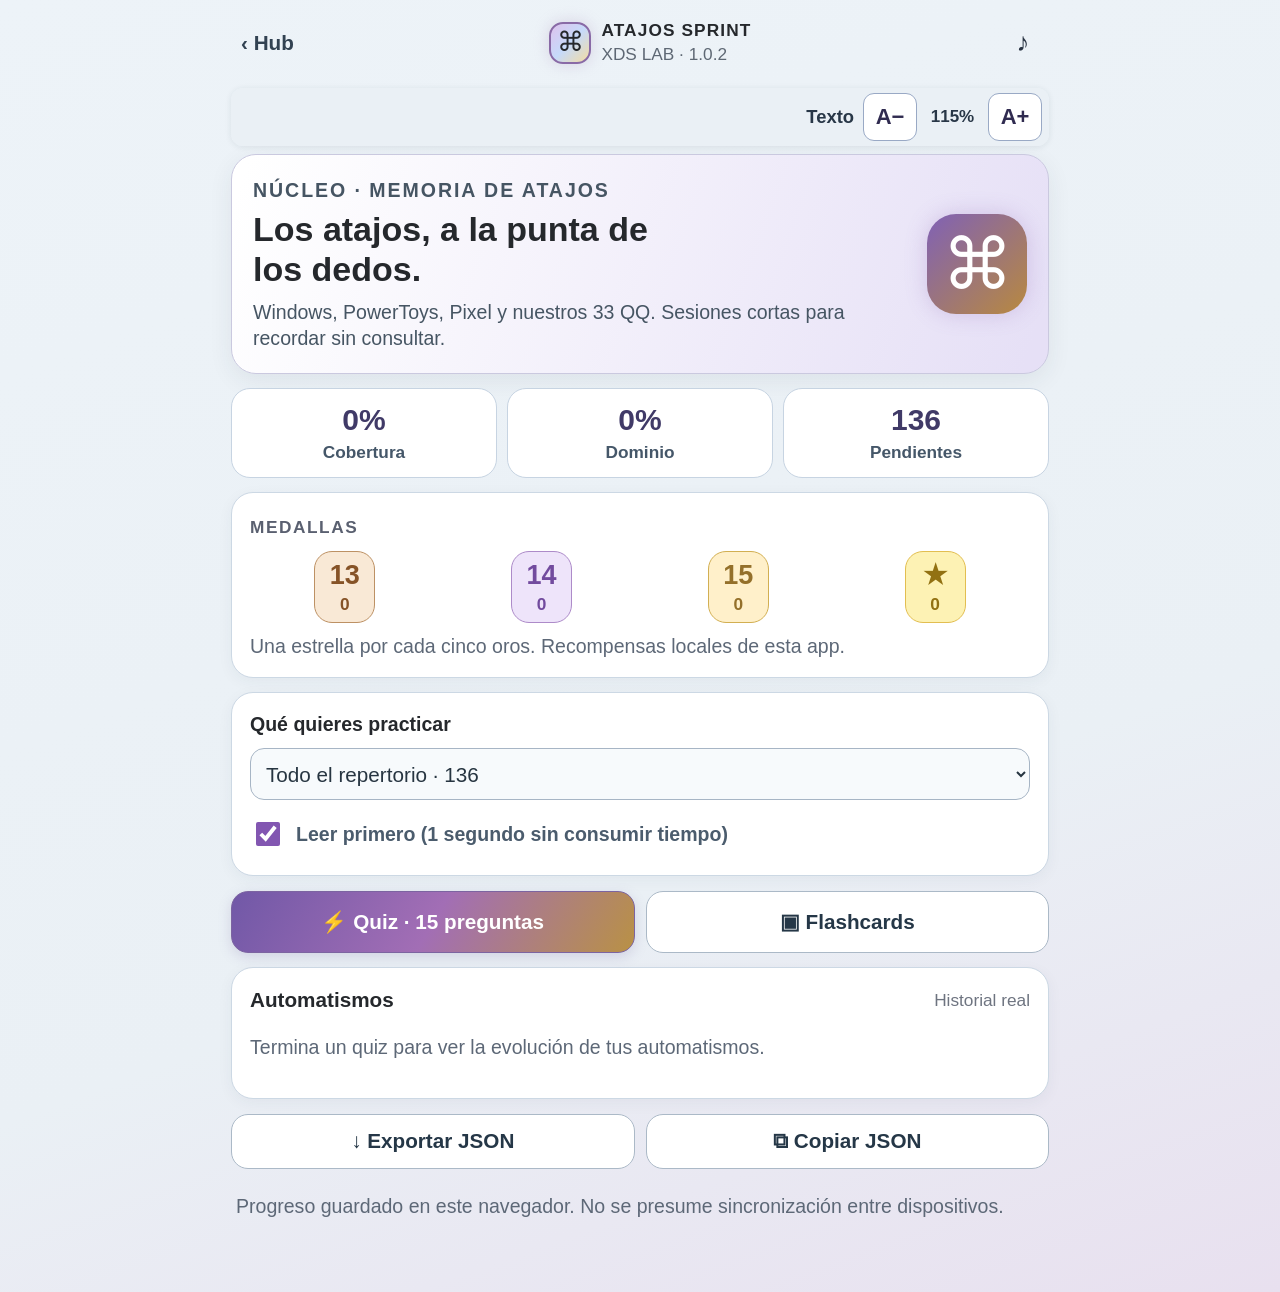
<file: apps/atajos/index.html>
<!doctype html>
<html lang="es"><head>
<meta charset="utf-8"><meta name="viewport" content="width=device-width,initial-scale=1,viewport-fit=cover">
<meta name="theme-color" content="#eaf0f5"><title>Atajos Sprint · XDS Lab</title>
<link rel="stylesheet" href="https://adrianxds-ads.github.io/adrian-core/design/nucleo-visual-profile.css">
<link rel="stylesheet" href="https://adrianxds-ads.github.io/adrian-core/design/nucleo-game-theme.css">
<link rel="stylesheet" href="./styles.css?v=1.0.2">
</head><body data-nucleo-game="atajos">
<main class="shell">
<header class="topbar"><a href="../../" class="back" aria-label="Volver al Hub">‹ Hub</a><div class="brand"><span class="brand-emblem">⌘</span><div><b>ATAJOS SPRINT</b><small>XDS LAB · 1.0.2</small></div></div><button id="soundToggle" class="quiet" aria-label="Alternar sonido" aria-pressed="false">♪</button></header>
<div class="font-tools" role="group" aria-label="Tamaño de la letra"><span>Texto</span><button id="fontSmaller" type="button" aria-label="Reducir el tamaño de letra">A−</button><output id="fontSizeLabel" aria-live="polite">115%</output><button id="fontLarger" type="button" aria-label="Aumentar el tamaño de letra">A+</button></div>
<section id="home" class="view">
<div class="hero"><div><p class="eyebrow">NÚCLEO · MEMORIA DE ATAJOS</p><h1>Los atajos, a la punta de los dedos.</h1><p>Windows, PowerToys, Pixel y nuestros 33 QQ. Sesiones cortas para recordar sin consultar.</p></div><div class="hero-mark" aria-hidden="true">⌘</div></div>
<div class="kpis" aria-label="Progreso de aprendizaje"><div><strong id="coverage">0%</strong><span>Cobertura</span></div><div><strong id="mastery">0%</strong><span>Dominio</span></div><div><strong id="due">136</strong><span>Pendientes</span></div></div>
<div class="medals panel" aria-label="Premios acumulados"><span>MEDALLAS</span><div class="medal-row"><div class="medal bronze"><b>13</b><small id="medal13">0</small></div><div class="medal violet"><b>14</b><small id="medal14">0</small></div><div class="medal gold"><b>15</b><small id="medal15">0</small></div><div class="medal star"><b>★</b><small id="starCount">0</small></div></div><small class="muted">Una estrella por cada cinco oros. Recompensas locales de esta app.</small></div>
<div class="panel settings">
<label for="groupSelect">Qué quieres practicar</label><select id="groupSelect"><option value="all">Todo el repertorio · 136</option><option value="windows">Windows · 44</option><option value="powertoys">PowerToys · 15</option><option value="android">Pixel / Android · 44</option><option value="qq">QQ Núcleo · 33</option></select>
<label class="switch"><input id="readFirst" type="checkbox" checked><span>Leer primero (1 segundo sin consumir tiempo)</span></label>
</div>
<div class="actions"><button id="startQuiz" class="primary">⚡ Quiz · 15 preguntas</button><button id="startFlash" class="secondary">▣ Flashcards</button></div>
<section class="panel insight"><div class="sectionhead"><h2>Automatismos</h2><span>Historial real</span></div><canvas id="trendChart" height="120" aria-label="Gráfica de aciertos y respuestas rápidas de las últimas sesiones" role="img"></canvas><p id="trendEmpty" class="muted">Termina un quiz para ver la evolución de tus automatismos.</p><div id="history" class="history" aria-live="polite"></div></section>
<div class="actions small-actions"><button id="exportJson" class="secondary">↓ Exportar JSON</button><button id="copyJson" class="secondary">⧉ Copiar JSON</button></div>
<p id="storageStatus" class="muted storage" role="status">Progreso guardado en este navegador. No se presume sincronización entre dispositivos.</p>
</section>
<section id="quiz" class="view" hidden aria-label="Quiz">
<div class="game-head"><button id="quitQuiz" class="quiet">← Panel</button><strong id="questionNumber">1 / 15</strong><strong id="points">0 pts</strong></div>
<div class="timer-wrap"><svg id="timer" width="112" height="112" viewBox="0 0 112 112" aria-label="Temporizador 15 segundos"><defs><linearGradient id="rainbow" x1="0" y1="0" x2="1" y2="1"><stop offset="0%" stop-color="#a56b3b"/><stop offset="36%" stop-color="#a459b9"/><stop offset="72%" stop-color="#6478d6"/><stop offset="100%" stop-color="#ddb24e"/></linearGradient></defs><circle cx="56" cy="56" r="45" fill="none" stroke="#ced7df" stroke-width="10"/><circle id="timerArc" cx="56" cy="56" r="45" fill="none" stroke="url(#rainbow)" stroke-width="10" stroke-linecap="round" stroke-dasharray="282.743" stroke-dashoffset="0" transform="rotate(-90 56 56)"/></svg><div class="timer-text"><b id="secondsLeft">15</b><small>SEG</small></div></div>
<div class="question-card panel"><span class="eyebrow" id="questionGroup">WINDOWS</span><h2 id="questionText">¿Qué hace este atajo?</h2><p id="questionHint" class="muted"></p></div>
<p id="readPrompt" class="read-prompt" hidden>Lee la pregunta…</p>
<div id="options" class="options" role="group" aria-label="Opciones de respuesta"></div>
<div id="feedback" class="feedback" role="status" aria-live="polite"></div>
</section>
<section id="flash" class="view" hidden aria-label="Flashcards">
<div class="game-head"><button id="quitFlash" class="quiet">← Panel</button><strong id="flashCounter">1 / 136</strong><strong id="flashGroup">QQ</strong></div>
<div class="flash-card panel"><span class="eyebrow" id="flashCaption">RECUERDA</span><h2 id="flashFront"></h2><div id="flashBack" class="flash-back" hidden></div><button id="revealFlash" class="primary">Mostrar respuesta</button></div>
<div id="flashActions" class="actions" hidden><button id="flashAgain" class="secondary">↺ Repasar</button><button id="flashKnown" class="primary">✓ La recordaba</button></div>
<p class="muted helper">Las flashcards cuentan como práctica de reconocimiento, separada de los aciertos del quiz.</p>
</section>
<section id="result" class="view" hidden aria-label="Resultado">
<div class="result-card panel"><span class="eyebrow">SESIÓN COMPLETADA</span><div class="result-score" id="finalScore">0/15</div><h1 id="resultTitle">Sesión registrada</h1><p id="resultDetail"></p><div class="result-stats"><span id="resultTime"></span><span id="resultMedal"></span></div><div id="errorReview" class="error-review"></div></div>
<section class="panel glossary-wrap" aria-labelledby="glossaryTitle"><h2 id="glossaryTitle">Glosario de esta partida</h2><p>Los 15 atajos practicados: aciertos, errores, teclas y para qué sirve cada uno.</p><details id="sessionGlossary" open><summary>Consultar los 15 atajos</summary><ol id="glossaryList" class="glossary-list"></ol></details></section>
<div class="actions"><button id="playAgain" class="primary">Otra ronda</button><button id="goHome" class="secondary">Volver al panel</button></div>
</section>
</main>
<script src="./cards.js?v=1.0.0"></script><script src="./app.js?v=1.0.2"></script></body></html>
</file>
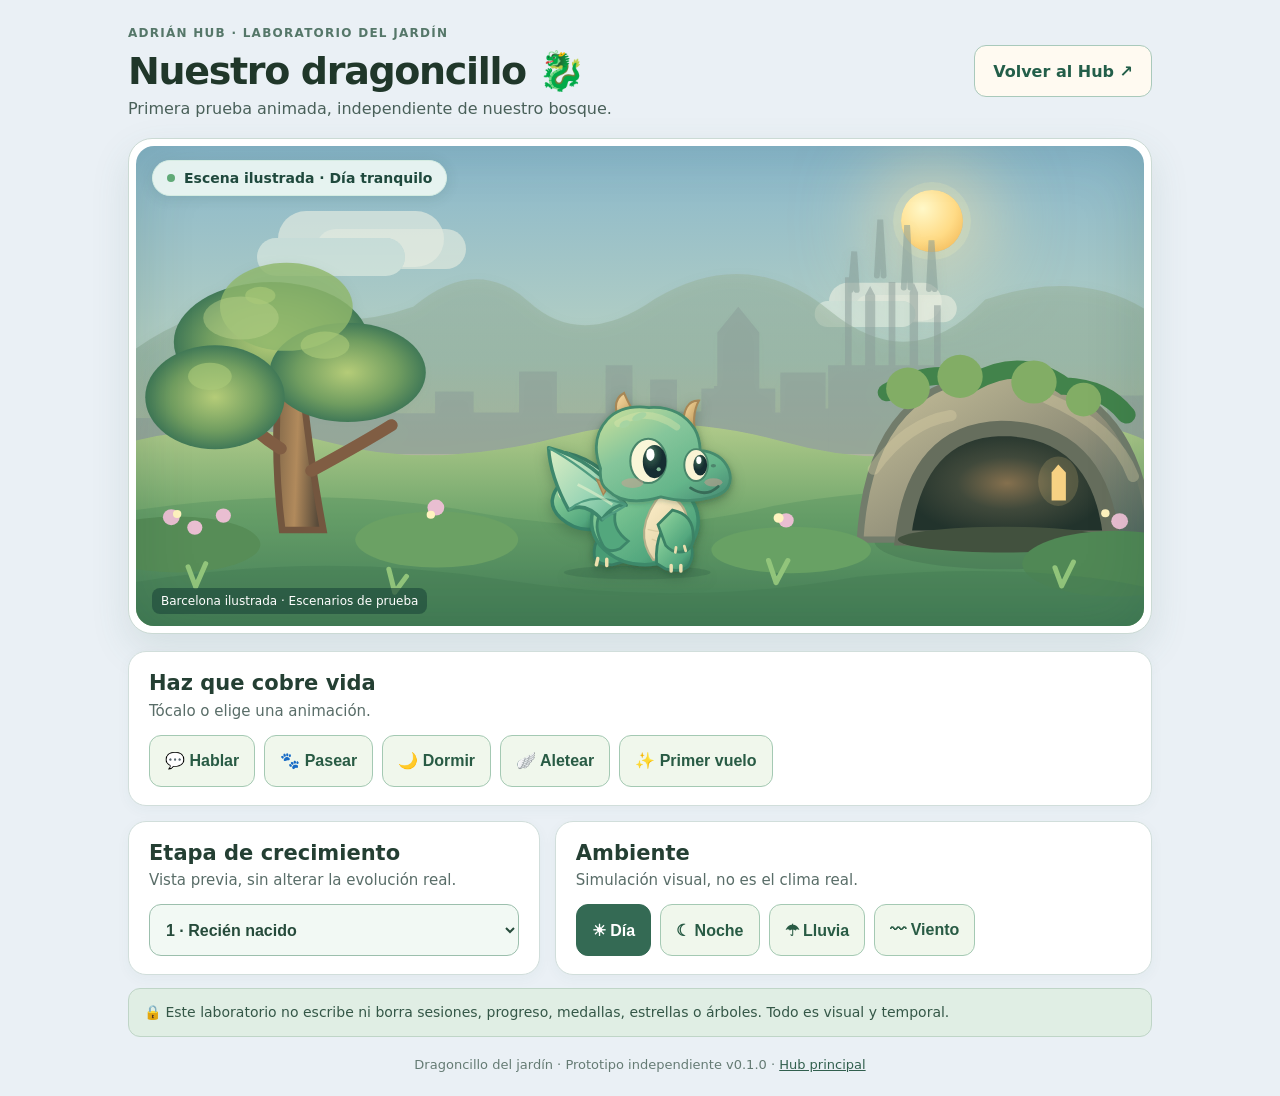
<file: prototypes/dragon-garden/index.html>
<!doctype html>
<html lang="es">
<head><meta charset="utf-8"><meta name="viewport" content="width=device-width,initial-scale=1,viewport-fit=cover"><meta name="theme-color" content="#EAF0F5">
<title>Dragoncillo · Prototipo animado · Adrián Hub</title>
<link rel="stylesheet" href="./styles.css?v=0.1.0"><script defer src="./app.js?v=0.1.0"></script></head>
<body><main class="shell">
<header class="head"><div><span class="eyebrow">ADRIÁN HUB · LABORATORIO DEL JARDÍN</span><h1>Nuestro dragoncillo <span aria-hidden="true">🐉</span></h1><p>Primera prueba animada, independiente de nuestro bosque.</p></div><a href="../../" class="back">Volver al Hub ↗</a></header>
<section class="scene-frame" aria-label="Escenario interactivo con dragoncillo">
  <div class="scene" id="scene" data-weather="day" data-stage="1">
    <div class="sun" aria-hidden="true"></div><div class="moon" aria-hidden="true"></div>
    <div class="cloud cloud-a" aria-hidden="true"></div><div class="cloud cloud-b" aria-hidden="true"></div>
    <div class="stars" aria-hidden="true">✦　　 ✧　　·　　✦　　✧</div>
    <img src="./background.svg" class="scenery" alt="" aria-hidden="true">
    <div class="rain" aria-hidden="true"></div>
    <div class="scene-label"><span class="dot"></span><span id="weatherLabel">Escena ilustrada · Día tranquilo</span></div>
    <div class="pet-anchor" id="petAnchor"><button type="button" id="dragon" class="dragon" aria-label="Tocar al dragoncillo para conversar"></button>
      <div id="egg" class="egg" hidden aria-hidden="true"><svg viewBox="0 0 125 155"><ellipse cx="62" cy="146" rx="48" ry="7" fill="#34553c" opacity=".23"/><path d="M62 14C26 12 10 80 23 117Q32 142 62 142Q101 141 106 110Q117 70 89 28Q77 13 62 14Z" fill="#eae6be" stroke="#9aac86" stroke-width="4"/><ellipse cx="48" cy="63" rx="13" ry="19" fill="#95b99b"/><ellipse cx="84" cy="99" rx="15" ry="12" fill="#9fc19c"/><circle cx="71" cy="42" r="8" fill="#b4c8a4"/><path d="M48 114l15-13 10 12 12-11" stroke="#88a98b" stroke-width="4" fill="none"/></svg></div>
    </div>
    <div id="bubble" class="bubble" role="status" aria-live="polite" hidden></div>
    <small class="scene-caption">Barcelona ilustrada · Escenarios de prueba</small>
  </div>
</section>
<section class="controls">
  <div class="control-block"><h2>Haz que cobre vida</h2><p>Tócalo o elige una animación.</p>
    <div class="actions" id="actions">
      <button type="button" data-action="greet">💬 Hablar</button><button type="button" data-action="walk">🐾 Pasear</button>
      <button type="button" data-action="sleep">🌙 Dormir</button><button type="button" data-action="wing">🪽 Aletear</button>
      <button type="button" data-action="fly">✨ Primer vuelo</button>
    </div>
  </div>
  <div class="options">
    <div class="control-block"><h2>Etapa de crecimiento</h2><p>Vista previa, sin alterar la evolución real.</p>
      <label class="sr-only" for="stageSelect">Etapa del dragoncillo</label>
      <select id="stageSelect"><option value="0">0 · Huevo</option><option value="1" selected>1 · Recién nacido</option><option value="2">2 · Explorador</option><option value="3">3 · Aprendiz de vuelo</option><option value="4">4 · Guardián del bosque</option></select>
    </div>
    <div class="control-block"><h2>Ambiente</h2><p>Simulación visual, no es el clima real.</p>
      <div class="weather" id="weatherOptions" role="group" aria-label="Clima simulado">
        <button data-weather="day" type="button" aria-pressed="true">☀ Día</button><button data-weather="night" type="button" aria-pressed="false">☾ Noche</button><button data-weather="rain" type="button" aria-pressed="false">☂ Lluvia</button><button data-weather="wind" type="button" aria-pressed="false">〰 Viento</button>
      </div>
    </div>
  </div>
  <div class="notice">🔒 Este laboratorio no escribe ni borra sesiones, progreso, medallas, estrellas o árboles. Todo es visual y temporal.</div>
</section>
<footer>Dragoncillo del jardín · Prototipo independiente v0.1.0 · <a href="../../">Hub principal</a></footer>
</main></body></html>
</file>
<file: apps/atajos/styles.css>
:root{font-family:Roboto,"Segoe UI",Arial,sans-serif;color-scheme:light;--ink:#25282c;--muted:#566475;--bg:#eaf0f5;--panel:#fff;--line:#ccd8e4;--violet:#8065bd;--gold:#b78429;--blue:#436aa9;--soft:#f6f9fc}*{box-sizing:border-box}html{min-height:100%;background:var(--bg)}body[data-nucleo-game="atajos"]{margin:0;min-height:100dvh;background:linear-gradient(160deg,#edf3f8 0%,#eaf0f5 64%,#e8e0ef 100%);color:var(--ink);font-family:Roboto,"Segoe UI",Arial,sans-serif;font-size:19px;line-height:1.35;overflow-x:hidden}.shell{width:min(850px,100%);margin:0 auto;padding:0 16px max(38px,env(safe-area-inset-bottom));}button,select{font:inherit}button,select{min-height:52px}button{cursor:pointer;touch-action:manipulation;border:1px solid #c4ced9;border-radius:17px;padding:12px 16px;color:#293342;background:#fff;font-weight:700;transition:transform .13s,filter .13s}button:active{transform:scale(.985)}button:focus-visible,select:focus-visible,input:focus-visible,a:focus-visible{outline:3px solid #7958b5;outline-offset:3px}button:disabled{opacity:.55;cursor:default}.topbar{display:flex;align-items:center;justify-content:space-between;gap:8px;padding:12px 0 15px;min-height:86px}.back{display:inline-flex;align-items:center;justify-content:center;min-height:52px;border-radius:14px;padding:7px 10px;color:#324252;text-decoration:none;font-size:17px;font-weight:700}.brand{display:flex;align-items:center;gap:10px;min-width:0}.brand b{display:block;font-size:17px;letter-spacing:.065em}.brand small{font-size:13px;color:#5e6874;display:block}.brand-emblem{display:grid;place-items:center;width:42px;height:42px;flex:none;border:2px solid #896aa6;background:linear-gradient(135deg,#dec2ec,#c6dafa,#f3dca3);border-radius:14px;font-size:27px;box-shadow:0 0 15px #aa93bd55}.quiet{background:transparent;border-color:transparent;font-size:17px}.topbar .quiet{font-size:26px;min-width:52px}.topbar .quiet[aria-pressed="true"]{background:#e6dbfa;color:#6439a8}.view[hidden],*[hidden]{display:none!important}.view{animation:appear .2s ease}.hero{display:flex;align-items:center;justify-content:space-between;gap:8px;background:linear-gradient(110deg,#fff 2%,#e6e0f6 97%);border:1px solid #cac9df;border-radius:25px;padding:22px 21px;box-shadow:0 7px 24px #29334213}.hero h1{font-size:clamp(25px,4.3vw,34px);line-height:1.15;margin:7px 0 10px;font-weight:800;max-width:450px}.hero p{margin:0;color:#465563;font-size:17px}.eyebrow{font-size:13px;font-weight:850;letter-spacing:.1em;color:#7955a4}.hero-mark{display:grid;place-items:center;flex:0 0 100px;width:100px;height:100px;border-radius:29px;background:linear-gradient(135deg,#8061b6,#b8893f);box-shadow:0 0 21px #926ab94a;color:#fff;font-size:71px;line-height:1}.panel{background:var(--panel);border:1px solid var(--line);border-radius:22px;box-shadow:0 4px 15px #2d40520d;padding:18px;margin-top:14px}.kpis{display:grid;grid-template-columns:repeat(3,minmax(0,1fr));gap:10px;margin-top:14px}.kpis>div{min-width:0;border:1px solid #c7d4e2;border-radius:19px;padding:15px 8px 12px;text-align:center;background:#fff}.kpis strong{display:block;font-size:30px;line-height:1.05;font-variant-numeric:tabular-nums;color:#403a67}.kpis span{font-size:14px;color:#455769;font-weight:650}.medals>span{font-size:13px;font-weight:850;letter-spacing:.09em;color:#5a6070}.medal-row{display:flex;justify-content:space-around;gap:7px;margin:10px 0}.medal{display:flex;flex-direction:column;align-items:center;justify-content:center;min-width:61px;min-height:63px;padding:5px 8px;border-radius:18px;border:1px solid #a9a2b3;background:#f0eff4}.medal b{font-size:27px}.medal small{font-size:14px;font-weight:800}.bronze{background:#f9e9d6;border-color:#bd9164;color:#865327}.violet{background:#eee4fa;border-color:#ad8bc9;color:#724b9e}.gold{background:#fff0ca;border-color:#d2af52;color:#94702a}.star{background:#fdf2b4;border-color:#e2be51;color:#927112}.muted{font-size:16px;color:#5d6877}.medals .muted{display:block}.settings{display:flex;flex-direction:column;gap:11px}.settings label:not(.switch){font-size:16px;font-weight:750}.settings select{width:100%;background:#f7fafc;border:1px solid #a7b5c5;border-radius:14px;padding:10px 11px;color:#273541;font-size:18px}.switch{display:flex;gap:13px;align-items:center;font-size:16px;font-weight:600;color:#4b5c6d;padding:8px 2px}.switch input{width:24px;height:24px;accent-color:#8256b1}.actions{display:grid;grid-template-columns:repeat(2,minmax(0,1fr));gap:11px;margin-top:15px}.actions button{min-height:62px}.primary{background:linear-gradient(120deg,#7158a7,#a26eb5 50%,#b99145);border-color:#7c64a1;color:#fff;box-shadow:0 4px 13px #7564a437}.secondary{background:#fff;border-color:#abb9c7;color:#253747}.sectionhead{display:flex;align-items:center;justify-content:space-between;gap:10px}.sectionhead h2{font-size:22px;margin:0}.sectionhead span{font-size:14px;color:#6e7480}.insight canvas{width:100%;max-height:135px;background:#f5f8fa;border-radius:12px;margin-top:11px}.history{display:flex;flex-direction:column;gap:6px;margin-top:9px}.history-item{display:flex;justify-content:space-between;gap:8px;padding:8px 0;border-bottom:1px solid #ebeff3;font-size:15px}.history-item strong{color:#4c457c}.small-actions button{min-height:55px;font-size:17px}.storage{padding:5px 5px 15px}.game-head{display:flex;justify-content:space-between;align-items:center;gap:5px;padding:8px 0;font-variant-numeric:tabular-nums}.game-head strong{font-size:16px}.timer-wrap{width:112px;height:112px;margin:4px auto 10px;position:relative;filter:drop-shadow(0 2px 5px #7561b329)}.timer-text{position:absolute;inset:0;display:flex;flex-direction:column;align-items:center;justify-content:center}.timer-text b{font-size:38px;line-height:1;font-variant-numeric:tabular-nums}.timer-text small{font-size:13px;letter-spacing:.05em}.question-card{margin-top:0;text-align:center;min-height:144px;display:flex;flex-direction:column;align-items:center;justify-content:center;padding:15px}.question-card h2{font-size:clamp(21px,5vw,27px);line-height:1.24;margin:9px 0;font-weight:850;overflow-wrap:anywhere}.question-card p{margin:0;font-size:15px}.options{display:grid;gap:10px;margin-top:11px}.option{display:flex;align-items:center;gap:12px;width:100%;min-height:62px;text-align:left;background:#fff;border:2px solid #d2dce5;color:#26323c;font-weight:720;line-height:1.24;padding:11px 14px;font-size:clamp(17px,4.1vw,20px)}.option .letter{flex:none;display:grid;place-items:center;width:31px;height:31px;border-radius:9px;background:#edf0f6;color:#544979;font-size:15px}.option.correct{border-color:#3c8b61;background:#d7f2dc;color:#173b2c}.option.wrong{border-color:#c85d62;background:#ffe3e1;color:#77252a}.option:disabled{opacity:1}.option:disabled:not(.correct):not(.wrong){opacity:.6}.read-prompt{text-align:center;background:#ece5f6;border:1px solid #c7b3db;border-radius:15px;padding:14px;font-weight:750;font-size:17px;margin:12px 0}.feedback{min-height:42px;text-align:center;color:#405065;font-weight:730;font-size:16px;padding:7px 4px}.feedback.correct{color:#216044}.feedback.wrong{color:#9f383e}.flash-card{text-align:center;min-height:330px;display:flex;flex-direction:column;align-items:center;justify-content:center;padding:25px;gap:12px}.flash-card h2{font-size:clamp(26px,7vw,40px);line-height:1.24;overflow-wrap:anywhere;margin:5px 0 20px}.flash-back{font-size:23px;font-weight:750;background:#f0edf7;border-radius:20px;padding:20px 13px;margin:2px 0 12px;width:100%}.flash-card .primary{width:100%;max-width:430px}.helper{text-align:center;margin:16px 4px}.result-card{text-align:center;padding:28px 17px}.result-score{font-weight:900;font-size:74px;line-height:1.1;letter-spacing:-.055em;background:linear-gradient(90deg,#89663d,#9b5fb7,#c69543);background-clip:text;-webkit-background-clip:text;color:transparent}.result-card h1{font-size:27px;margin:7px 0}.result-stats{display:flex;justify-content:center;gap:20px;flex-wrap:wrap;color:#66557c;font-size:17px;font-weight:750}.error-review{margin-top:18px;text-align:left}.error-review article{border-top:1px solid #d8dfe7;padding:11px 0;font-size:16px}.error-review article strong{display:block;margin:4px 0;color:#444177}.error-review summary{font-weight:760;padding:8px 0;cursor:pointer}.error-review details{border-top:1px solid #dae1ea}#trendEmpty[hidden]{display:none}@keyframes appear{from{opacity:.7;transform:translateY(4px)}to{opacity:1;transform:none}}@media(max-width:430px){.shell{padding-left:12px;padding-right:12px}.hero{padding:17px}.hero-mark{flex-basis:68px;width:68px;height:68px;border-radius:22px;font-size:44px}.brand-emblem{width:38px;height:38px}.brand b{font-size:15px}.topbar{gap:2px}.panel{padding:15px}.hero h1{font-size:25px}.hero p{font-size:16px}.kpis strong{font-size:27px}.option{padding:11px;font-size:18px}.medal{min-width:57px}.flash-card{min-height:330px}.question-card{min-height:128px}}@media(max-height:700px){.topbar{min-height:64px;padding-top:3px;padding-bottom:3px}.timer-wrap{transform:scale(.78);margin:-7px auto -8px}.question-card{min-height:105px}.question-card h2{font-size:20px;margin:5px 0}.option{min-height:53px;padding:7px 12px}.options{gap:6px}.game-head{padding:1px}.feedback{min-height:31px;padding:2px}}@media(prefers-reduced-motion:reduce){*,*:before,*:after{animation:none!important;transition:none!important}}

/* Respuestas cromáticas: cuatro opciones legibles, con acierto/error prioritarios. */
:where(.option):nth-child(1){background:#e1effa;border-color:#93b9dc}
:where(.option):nth-child(2){background:#f0e8fa;border-color:#bc9cdc}
:where(.option):nth-child(3){background:#fff0d9;border-color:#e0bb7d}
:where(.option):nth-child(4){background:#ddf3ec;border-color:#9acdbb}
.option.correct{background:#d7f2dc;border-color:#3c8b61;color:#173b2c}
.option.wrong{background:#ffe3e1;border-color:#c85d62;color:#77252a}

/* Typography control is available in every view, including quiz and results.
   Base uses a larger default; explicit text sizes scale without zooming controls
   or distorting the 15-second timer. */
:root{--atajos-type-scale:1.15}
.font-tools{position:sticky;top:0;z-index:12;display:flex;justify-content:flex-end;align-items:center;gap:9px;padding:5px 7px;margin-bottom:8px;background:rgba(234,240,245,.97);border-radius:12px;box-shadow:0 1px 6px #22313c18;color:#283747}
.font-tools>span{font-size:calc(16px * var(--atajos-type-scale));font-weight:700}
.font-tools button{min-width:54px;min-height:48px;padding:5px 9px;border-radius:11px;font-size:22px;color:#302b50;border:1px solid #99a9c5;background:#fff}
.font-tools output{min-width:53px;text-align:center;font-weight:800;font-size:17px;font-variant-numeric:tabular-nums}
.font-tools button:disabled{opacity:.45}
body[data-nucleo-game="atajos"]{font-size:calc(19px * var(--atajos-type-scale))}
.hero p,.muted,.switch,.settings label:not(.switch),.storage,.helper{font-size:calc(17px * var(--atajos-type-scale))!important}
.brand b,.brand small,.eyebrow,.kpis span,.medals>span,.medal small,.sectionhead span,.history-item,.question-card p,.game-head strong,.timer-text small{font-size:calc(15px * var(--atajos-type-scale))!important}
.settings select,.actions button,.back,.sectionhead h2,.result-stats,.feedback,.read-prompt,.medal-row{font-size:calc(18px * var(--atajos-type-scale))!important}
.option,.option .letter{font-size:calc(20px * var(--atajos-type-scale))!important}
.question-card h2{font-size:calc(24px * var(--atajos-type-scale))!important}
.flash-card h2{font-size:calc(30px * var(--atajos-type-scale))!important}
.flash-back{font-size:calc(23px * var(--atajos-type-scale))!important}
.result-card h1,.glossary-wrap h2{font-size:calc(25px * var(--atajos-type-scale))!important}
.error-review article,.error-review summary{font-size:calc(17px * var(--atajos-type-scale))!important}
.glossary-wrap{margin-top:16px}
.glossary-wrap>p{font-size:calc(17px * var(--atajos-type-scale));color:#455669}
.glossary-wrap details>summary{cursor:pointer;padding:12px 3px;font-size:calc(18px * var(--atajos-type-scale));font-weight:800}
.glossary-list{padding:0;list-style:none;display:grid;gap:12px}
.glossary-item{border:1px solid #c6d4df;border-left:5px solid #4b966f;border-radius:14px;background:#f8fbfd;padding:13px}
.glossary-item.is-wrong{border-left-color:#b65a65;background:#fffaf8}
.glossary-top{display:flex;align-items:baseline;justify-content:space-between;gap:10px;flex-wrap:wrap}
.glossary-top strong{font-size:calc(20px * var(--atajos-type-scale));overflow-wrap:anywhere}
.glossary-status{font-weight:750;color:#345843;font-size:calc(15px * var(--atajos-type-scale))}
.is-wrong .glossary-status{color:#923e48}
.glossary-item p{margin:8px 0 0;overflow-wrap:anywhere}
.glossary-action{font-size:calc(19px * var(--atajos-type-scale));font-weight:600}
.glossary-key-legend,.glossary-user-answer{font-size:calc(17px * var(--atajos-type-scale));color:#435669}
@media (max-width:430px){.font-tools{margin-top:-3px}.option{min-height:64px}.font-tools button{min-width:52px}.glossary-top{display:block}.glossary-status{display:block;margin-top:4px}}
</file>
<file: prototypes/dragon-garden/styles.css>
:root{font-family:Roboto,"Segoe UI",system-ui,sans-serif;color:#25282c;background:#eaf0f5;font-size:16px}*{box-sizing:border-box}[hidden]{display:none!important}body{margin:0}.shell{max-width:1060px;margin:auto;padding:22px 18px 24px}.head{display:flex;justify-content:space-between;align-items:center;gap:20px;margin:0 0 18px}.eyebrow{font-size:12px;font-weight:850;letter-spacing:.105em;color:#557769}.head h1{font-size:clamp(26px,4vw,38px);line-height:1.16;margin:8px 0 5px;color:#20372a;letter-spacing:-.035em}.head p{font-size:16px;line-height:1.4;margin:0;color:#496059}.back{font-weight:800;color:#235e49;text-decoration:none;border:1px solid #a9c9bb;background:#fffaf1;border-radius:12px;padding:13px 18px;white-space:nowrap;min-height:52px;display:flex;align-items:center;justify-content:center}.back:focus-visible,button:focus-visible,select:focus-visible{outline:3px solid #ffbe5b;outline-offset:3px}.scene-frame{padding:7px;background:#fff;border:1px solid #cbdad4;border-radius:24px;box-shadow:0 15px 38px #456e6a22}.scene{position:relative;isolation:isolate;height:clamp(345px,46vw,480px);border-radius:18px;overflow:hidden;background:linear-gradient(180deg,#89b7cb 0%,#b7d1c3 45%,#efdbac 69%,#91b783 100%);transition:background .8s}.sky-shine{pointer-events:none}.scene:after{content:"";position:absolute;inset:0;z-index:5;pointer-events:none;box-shadow:inset 0 0 60px #133e3c28;border-radius:18px}.scenery{position:absolute;inset:0;width:100%;height:100%;object-fit:fill;pointer-events:none;z-index:2;filter:drop-shadow(0 3px 6px #345a4d1c)}.sun{position:absolute;top:9%;right:18%;width:62px;height:62px;background:radial-gradient(circle at 35% 30%,#fff8c8,#ffdb86 55%,#efaf4a);border-radius:50%;box-shadow:0 0 0 8px #fff5b42a,0 0 75px 30px #ffe6aa85;transition:opacity .6s;z-index:1}.moon{position:absolute;top:12%;right:18%;height:47px;width:47px;border-radius:50%;box-shadow:inset -13px 3px 0 1px #f6e4a4;opacity:0;z-index:1}.stars{position:absolute;inset:8% 0 auto;text-align:center;letter-spacing:2rem;color:#f6e8ad;opacity:0;z-index:1;font-size:19px}.cloud{position:absolute;top:19%;width:148px;height:38px;border-radius:50px;background:#eef5e8ad;box-shadow:30px -18px 0 9px #f5f5e7b3,60px -8px 0 1px #eef1e4b7;opacity:.78;z-index:1;animation:cloud 36s ease-in-out infinite alternate}.cloud-a{left:12%}.cloud-b{left:65%;top:31%;transform:scale(.68);animation-delay:-16s}.rain{position:absolute;inset:-80px 0 0;z-index:4;opacity:0;pointer-events:none;background:repeating-linear-gradient(108deg,transparent 0 22px,#eaf7fa8c 22px 24px,transparent 24px 40px);background-size:60px 95px;animation:rain 1s linear infinite}.scene-label{position:absolute;left:16px;top:14px;z-index:7;background:#eff9f5e8;color:#1f493d;border:1px solid #d5ece2;box-shadow:0 2px 14px #20473520;padding:9px 14px;border-radius:99px;font-size:14px;font-weight:750;display:flex;gap:9px;align-items:center;max-width:calc(100% - 32px)}.dot{width:8px;height:8px;background:#60aa77;border-radius:50%;flex:none}.scene-caption{position:absolute;bottom:12px;left:16px;z-index:7;background:#1f4b3ca8;color:#fff;padding:6px 9px;border-radius:8px;font-size:12px}.pet-anchor{--scale:.83;position:absolute;left:50%;bottom:8%;width:clamp(164px,27%,267px);aspect-ratio:320/292;z-index:6;transform:translateX(-50%) scale(var(--scale));transform-origin:50% 100%;transition:transform .55s ease,left .55s}.dragon{position:relative;border:0;padding:0;background:transparent;width:100%;height:100%;cursor:pointer;display:block;touch-action:manipulation;filter:drop-shadow(0 6px 8px #21462d55);outline-offset:4px}.dragon:hover{filter:drop-shadow(0 8px 11px #1d443c70) brightness(1.045)}.dragon-art{display:block;width:100%;height:100%;overflow:visible;transform-origin:50% 83%;animation:breathe 3.7s ease-in-out infinite}.dragon .tail,.dragon .wing,.dragon .leg,.dragon .arm{transform-box:fill-box;transform-origin:85% 85%}.dragon .tail{animation:tail 3.4s ease-in-out infinite}.dragon .wing-front{transform-origin:95% 76%;animation:idlewing 5.2s ease-in-out infinite}.dragon .wing-back{transform-origin:95% 75%;animation:idlewing 5.4s ease-in-out infinite reverse}.dragon .eyes-closed,.dragon .mouth-open{opacity:0}.dragon.blink .eyes-open,.dragon.sleeping .eyes-open{opacity:0}.dragon.blink .eyes-closed,.dragon.sleeping .eyes-closed{opacity:1}.dragon.happy .mouth-open{opacity:1}.dragon.happy .smile{opacity:0}.dragon.sleeping .dragon-art{animation:sleepbreathe 5s ease-in-out infinite;transform:rotate(11deg) scaleY(.92)}.dragon.walking .leg-front,.dragon.walking .arm-back{animation:legs .32s ease-in-out infinite alternate}.dragon.walking .leg-back,.dragon.walking .arm-front{animation:legs .32s ease-in-out infinite alternate-reverse}.dragon.winging .wing-front,.dragon.flying .wing-front{animation:flap .26s ease-in-out infinite alternate}.dragon.winging .wing-back,.dragon.flying .wing-back{animation:flap .33s ease-in-out infinite alternate-reverse}.dragon.flying .tail{animation:tail .6s ease-in-out infinite alternate}.egg{display:grid;place-items:center;width:65%;height:85%;position:absolute;left:18%;bottom:0;pointer-events:none;animation:egg 3s ease-in-out infinite}.egg svg{width:100%;height:100%;filter:drop-shadow(0 6px 6px #344c3844)}.bubble{position:absolute;left:53%;bottom:75%;z-index:10;max-width:min(290px,76%);min-width:100px;background:#fffdf3;color:#254537;border:2px solid #a4cbb4;box-shadow:0 7px 20px #1e3e2e33;padding:11px 15px;border-radius:16px 16px 16px 4px;font-weight:750;line-height:1.35;font-size:16px}.bubble[hidden]{display:none}.controls{margin-top:17px}.control-block{background:#fff;border:1px solid #d1dedb;border-radius:18px;padding:18px 20px;box-shadow:0 4px 14px #385f5d0b}.control-block h2{font-size:21px;margin:0 0 4px;color:#243f33;line-height:1.25}.control-block p{margin:0 0 14px;color:#596d68;line-height:1.35;font-size:15px}.actions,.weather{display:flex;flex-wrap:wrap;gap:9px}.actions button,.weather button{border:1px solid #a4c9b3;background:#f0f7ec;color:#285b44;padding:12px 15px;min-height:52px;border-radius:12px;font-size:16px;font-weight:800;cursor:pointer;transition:background .16s,transform .16s}.actions button:hover,.weather button:hover{background:#dcebd9;transform:translateY(-1px)}.actions button:active,.weather button:active{transform:translateY(1px)}.weather button[aria-pressed=true]{background:#346a54;color:#fff;border-color:#346a54}.options{display:grid;grid-template-columns:minmax(0,1fr) minmax(0,1.45fr);gap:15px;margin-top:15px}.options .control-block{min-width:0}select{font:700 16px Roboto,"Segoe UI",sans-serif;color:#264b3b;width:100%;min-height:52px;border-radius:12px;border:1px solid #9cbfad;background:#f2f9f4;padding:0 12px;cursor:pointer}.notice{margin-top:13px;border:1px solid #bfd5c7;background:#e0eee4;color:#345747;border-radius:12px;padding:13px 15px;font-size:14px;line-height:1.45}footer{padding:20px 2px 0;text-align:center;color:#657b74;font-size:13px}footer a{color:#315f4e}.sr-only{position:absolute!important;height:1px;width:1px;overflow:hidden;clip:rect(0,0,0,0);white-space:nowrap}.scene[data-weather=night]{background:linear-gradient(180deg,#193549,#345164 62%,#697862 100%)}.scene[data-weather=night] .sun{opacity:0}.scene[data-weather=night] .moon,.scene[data-weather=night] .stars{opacity:1}.scene[data-weather=night] .scenery{filter:brightness(.68) saturate(.9) sepia(.08)}.scene[data-weather=night] .cloud{opacity:.18}.scene[data-weather=rain]{background:linear-gradient(180deg,#5b8390,#93a6aa 61%,#b5b79d)}.scene[data-weather=rain] .sun{opacity:.17}.scene[data-weather=rain] .rain{opacity:.5}.scene[data-weather=rain] .scenery{filter:brightness(.78)}.scene[data-weather=rain] .cloud{opacity:.96}.scene[data-weather=wind] .cloud{animation-duration:8s}.scene[data-weather=wind] .scenery{animation:windscene 2.3s ease-in-out infinite alternate}.scene[data-stage="0"] .pet-anchor{--scale:.77}.scene[data-stage="1"] .pet-anchor{--scale:.83}.scene[data-stage="2"] .pet-anchor{--scale:1}.scene[data-stage="3"] .pet-anchor{--scale:1.13}.scene[data-stage="4"] .pet-anchor{--scale:1.25}@keyframes breathe{0%,100%{transform:scaleY(1)}50%{transform:scaleY(.985)}}@keyframes sleepbreathe{0%,100%{transform:rotate(11deg) scaleY(.91)}50%{transform:rotate(11deg) scaleY(.95)}}@keyframes tail{0%,100%{transform:rotate(-4deg)}50%{transform:rotate(8deg)}}@keyframes idlewing{0%,100%{transform:rotate(-3deg)}50%{transform:rotate(5deg)}}@keyframes flap{from{transform:rotate(-22deg)}to{transform:rotate(22deg)}}@keyframes legs{from{transform:rotate(-8deg)}to{transform:rotate(9deg)}}@keyframes egg{0%,100%{transform:rotate(-3deg)}50%{transform:rotate(4deg)}}@keyframes cloud{from{translate:-15px 0}to{translate:45px 0}}@keyframes rain{from{background-position:0 0}to{background-position:-35px 100px}}@keyframes windscene{from{transform:translateX(-3px)}to{transform:translateX(3px)}}@media(max-width:650px){.shell{padding:14px 10px}.head{align-items:flex-start;gap:9px;flex-wrap:wrap}.head h1{font-size:27px}.head p{font-size:15px}.back{min-height:44px;padding:8px 12px;font-size:14px}.scene-frame{padding:5px;border-radius:19px}.scene{height:365px;border-radius:14px}.scenery{object-fit:fill}.pet-anchor{width:182px;bottom:8%;left:49%}.scene-label{font-size:13px;left:9px;top:9px;padding:8px 10px}.scene-caption{left:8px;bottom:9px;font-size:11px}.bubble{left:40%;bottom:72%;max-width:57%;font-size:14px;padding:9px 11px}.options{grid-template-columns:1fr;gap:10px;margin-top:10px}.control-block{padding:15px 13px;border-radius:14px}.control-block h2{font-size:19px}.actions button{flex:1 1 125px;padding:12px 9px}.weather button{flex:1 1 95px;padding:10px}.sun{width:46px;height:46px;right:18%;top:11%}.notice{font-size:13px}}@media(prefers-reduced-motion:reduce){*,*:before,*:after{animation-duration:.01ms!important;animation-iteration-count:1!important;transition-duration:0s!important;scroll-behavior:auto!important}.scene[data-weather=wind] .scenery{animation:none}}
</file>
